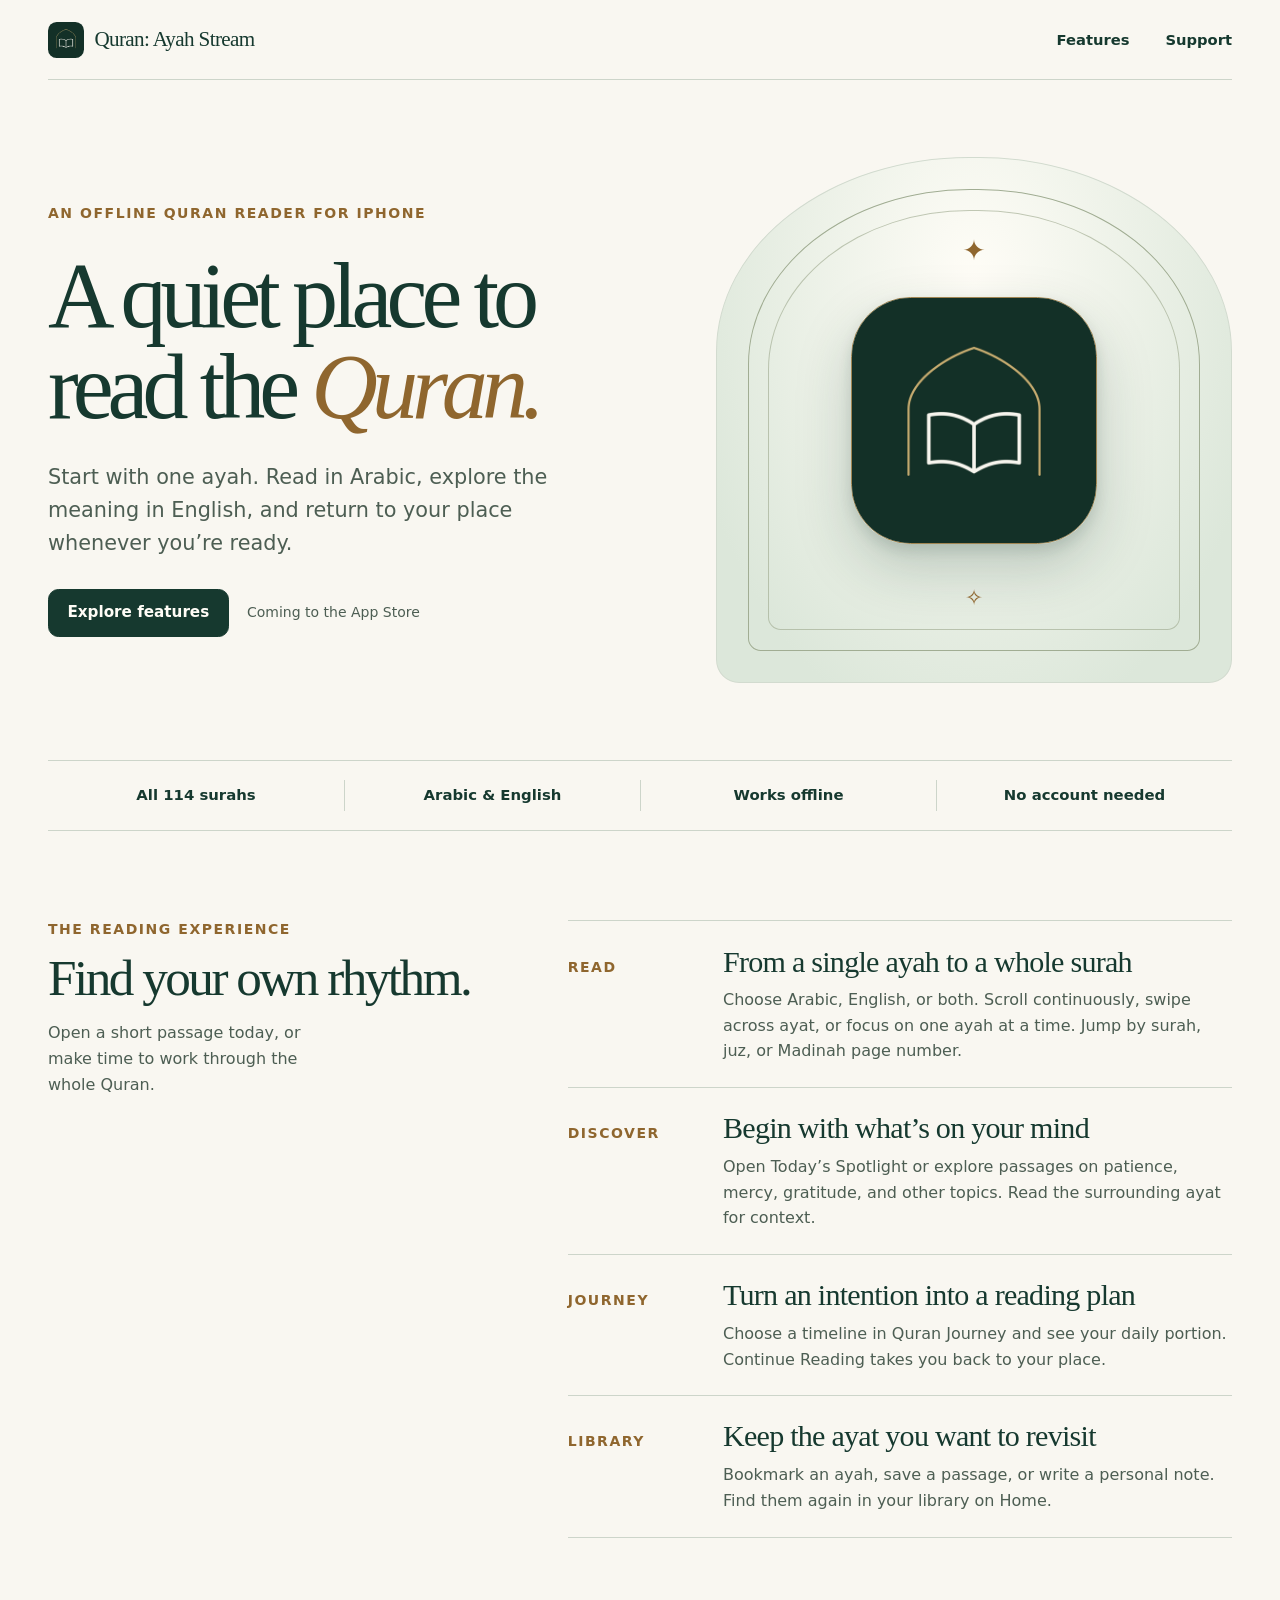
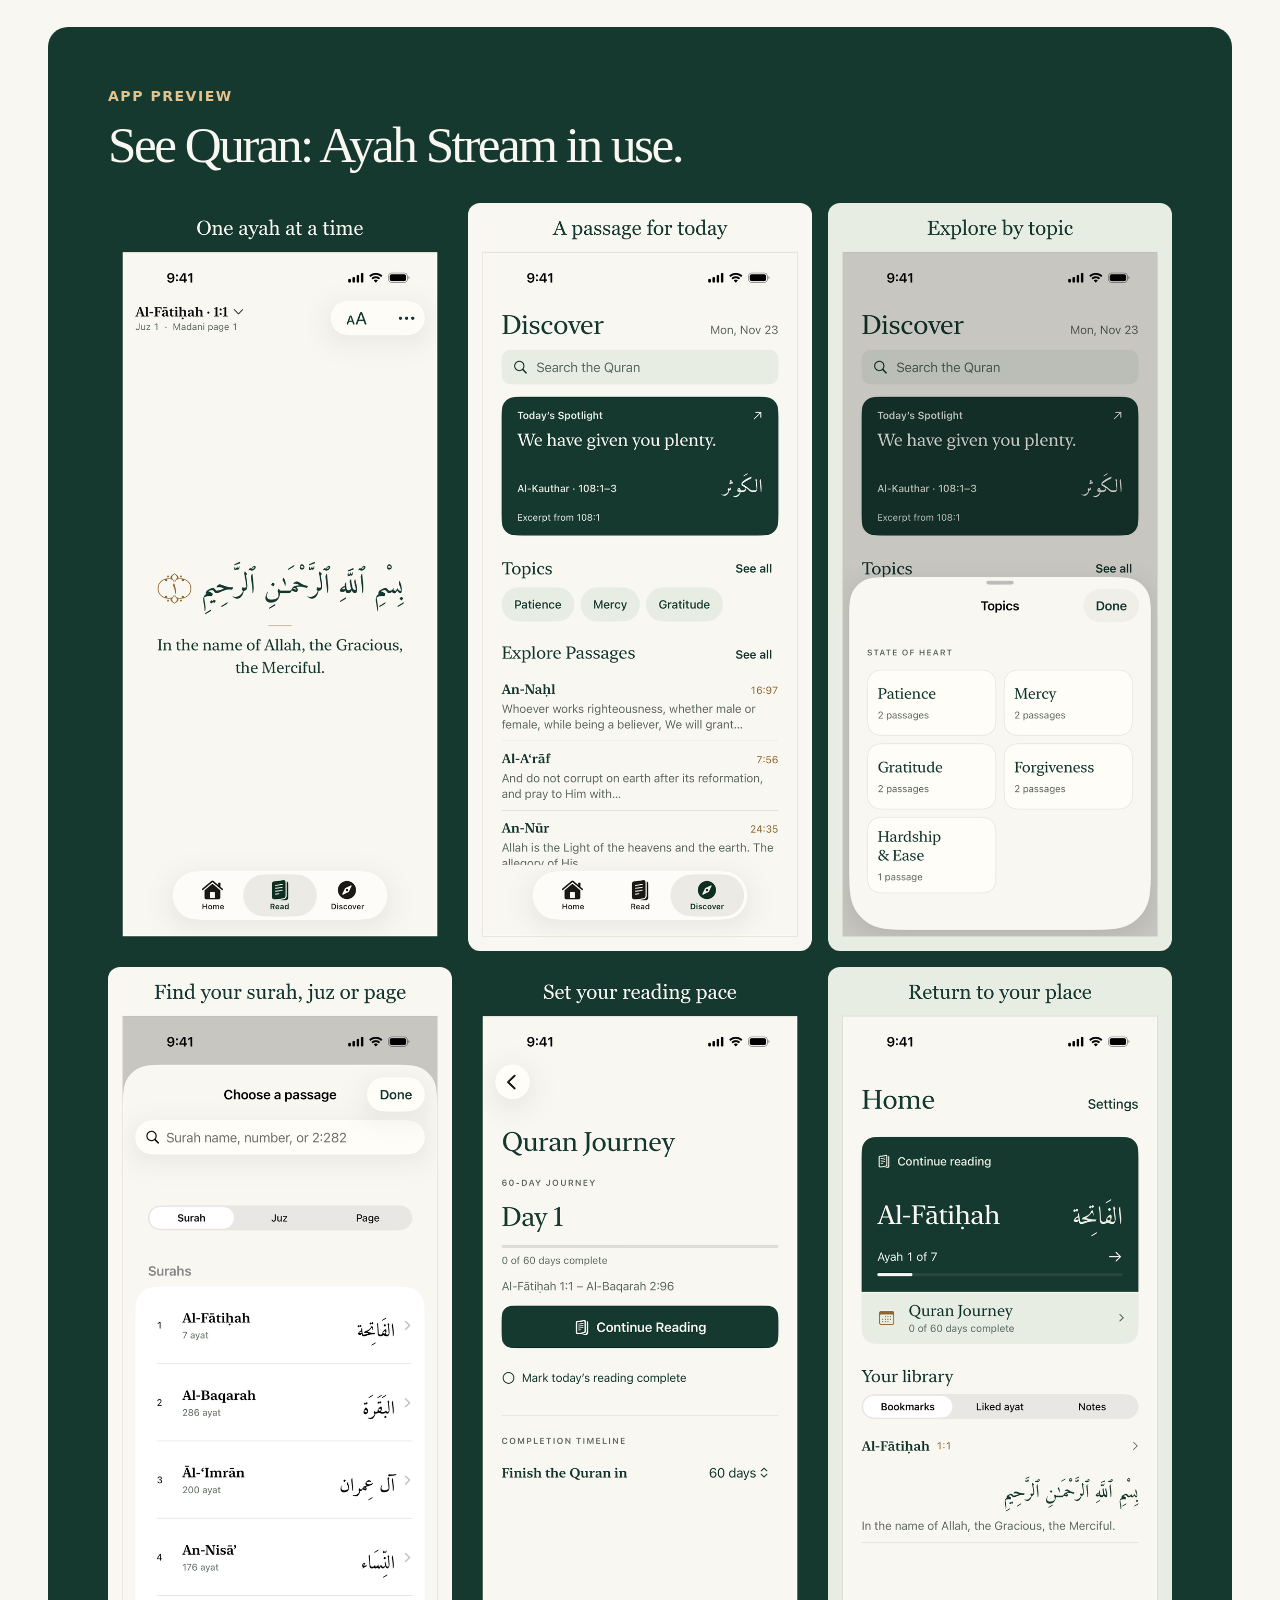
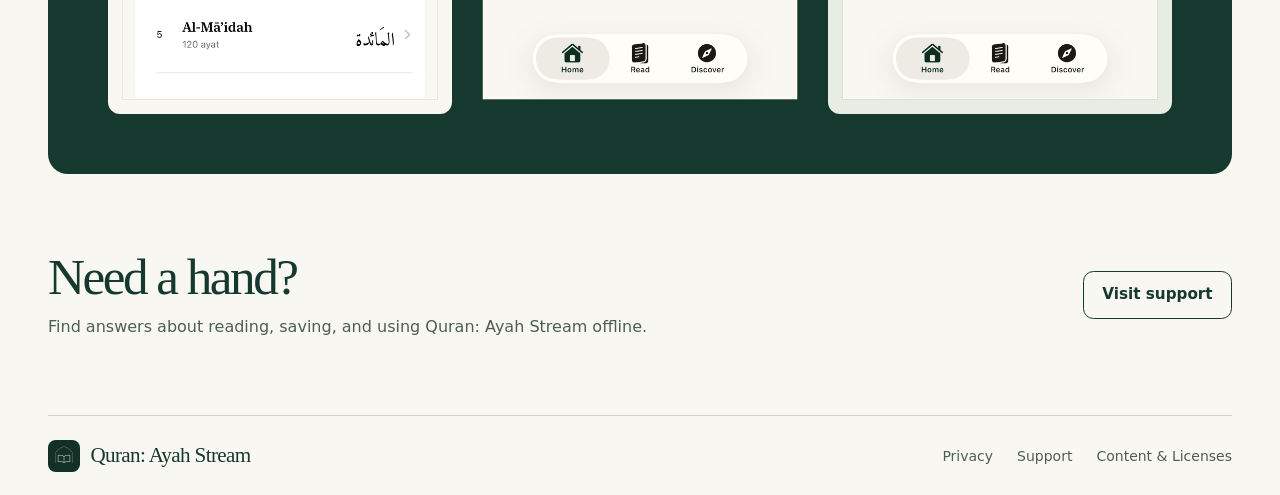
<file: index.html>
<!doctype html>
<html lang="en">
<head>
  <meta charset="utf-8">
  <meta name="viewport" content="width=device-width, initial-scale=1">
  <meta name="description" content="Read the Quran in Arabic and English, discover passages by topic, and build a daily reading rhythm. Offline on iPhone.">
  <meta name="theme-color" content="#f9f7f1">
  <title>Quran: Ayah Stream — A quiet place to read the Quran</title>
  <link rel="icon" href="assets/ayah-stream.png" type="image/png">
  <link rel="stylesheet" href="assets/site.css">
</head>
<body>
  <a class="skip" href="#main">Skip to content</a>
  <header class="wrap masthead">
    <a class="brand" href="./"><img src="assets/ayah-stream.png" width="36" height="36" alt=""> Quran: Ayah Stream</a>
    <nav aria-label="Main">
      <a href="#features">Features</a>
      <a href="support/">Support</a>
    </nav>
  </header>
  <main id="main">
    <section class="wrap hero" aria-labelledby="intro">
      <div class="hero-copy">
        <p class="eyebrow">An offline Quran reader for iPhone</p>
        <h1 id="intro">A quiet place to read the <em>Quran.</em></h1>
        <p class="lede">Start with one ayah. Read in Arabic, explore the meaning in English, and return to your place whenever you’re ready.</p>
        <div class="actions" id="download">
          <a class="button" href="#features">Explore features</a>
          <!-- APP STORE: Replace this status with the real product-page link when it is public. -->
          <span class="release-status">Coming to the App Store</span>
        </div>
      </div>
      <div class="hero-art" aria-hidden="true">
        <span class="orbit orbit-outer"></span><span class="orbit orbit-inner"></span>
        <span class="spark spark-top">✦</span><span class="spark spark-bottom">✧</span>
        <img class="hero-icon" src="assets/ayah-stream.png" width="512" height="512" alt="" fetchpriority="high">
      </div>
    </section>
    <div class="wrap facts" aria-label="At a glance">
      <span>All 114 surahs</span><span>Arabic &amp; English</span><span>Works offline</span><span>No account needed</span>
    </div>
    <section class="wrap section feature-section" id="features" aria-labelledby="feature-heading">
      <div>
        <p class="eyebrow">The reading experience</p>
        <h2 id="feature-heading">Find your own rhythm.</h2>
        <p class="section-intro">Open a short passage today, or make time to work through the whole Quran.</p>
      </div>
      <div class="chapters">
        <article class="chapter">
          <p class="eyebrow">Read</p>
          <div><h3>From a single ayah to a whole surah</h3><p>Choose Arabic, English, or both. Scroll continuously, swipe across ayat, or focus on one ayah at a time. Jump by surah, juz, or Madinah page number.</p></div>
        </article>
        <article class="chapter">
          <p class="eyebrow">Discover</p>
          <div><h3>Begin with what’s on your mind</h3><p>Open Today’s Spotlight or explore passages on patience, mercy, gratitude, and other topics. Read the surrounding ayat for context.</p></div>
        </article>
        <article class="chapter">
          <p class="eyebrow">Journey</p>
          <div><h3>Turn an intention into a reading plan</h3><p>Choose a timeline in Quran Journey and see your daily portion. Continue Reading takes you back to your place.</p></div>
        </article>
        <article class="chapter">
          <p class="eyebrow">Library</p>
          <div><h3>Keep the ayat you want to revisit</h3><p>Bookmark an ayah, save a passage, or write a personal note. Find them again in your library on Home.</p></div>
        </article>
      </div>
    </section>
    <section class="wrap preview" id="preview" aria-labelledby="preview-heading">
      <div>
        <p class="eyebrow">App preview</p>
        <h2 id="preview-heading">See Quran: Ayah Stream in use.</h2>
      </div>
      <div class="screenshots">
        <img src="assets/screens/01-reader.webp" width="660" height="1434" loading="lazy" alt="Al-Fātiḥah in the bilingual reader">
        <img src="assets/screens/02-discover.webp" width="660" height="1434" loading="lazy" alt="Discover with Today’s Spotlight and passage suggestions">
        <img src="assets/screens/03-topics.webp" width="660" height="1434" loading="lazy" alt="Topics sheet with patience, mercy and gratitude">
        <img src="assets/screens/04-navigation.webp" width="660" height="1434" loading="lazy" alt="Passage chooser with Surah, Juz and Page controls">
        <img src="assets/screens/05-journey.webp" width="660" height="1434" loading="lazy" alt="Day one of a 60-day Quran Journey">
        <img src="assets/screens/06-home.webp" width="660" height="1434" loading="lazy" alt="Home with Continue reading and a saved bookmark">
      </div>
    </section>
    <section class="wrap bottom-note" aria-labelledby="help-heading">
      <div><h2 id="help-heading">Need a hand?</h2><p>Find answers about reading, saving, and using Quran: Ayah Stream offline.</p></div>
      <a class="button outline" href="support/">Visit support</a>
    </section>
  </main>
  <footer class="wrap footer">
    <a class="brand" href="./"><img src="assets/ayah-stream.png" width="32" height="32" alt=""> Quran: Ayah Stream</a>
    <nav aria-label="Footer"><a href="privacy/">Privacy</a><a href="support/">Support</a><a href="content-and-licenses/">Content &amp; Licenses</a></nav>
  </footer>
</body>
</html>
</file>
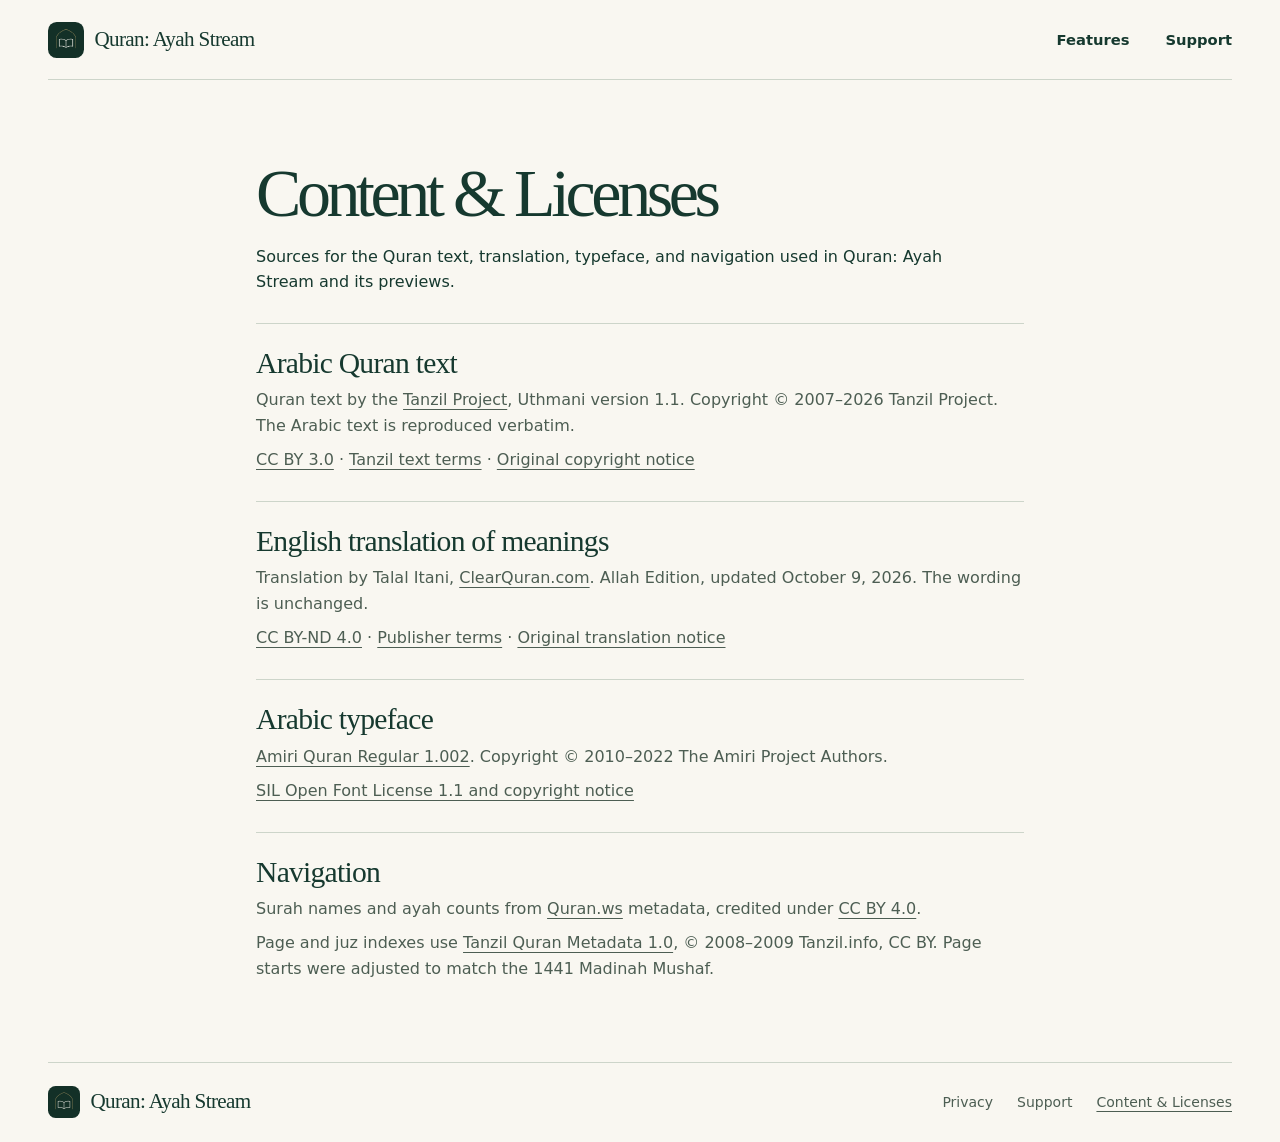
<file: content-and-licenses/index.html>
<!doctype html>
<html lang="en">
<head>
  <meta charset="utf-8">
  <meta name="viewport" content="width=device-width, initial-scale=1">
  <meta name="description" content="Sources and license notices for Quran: Ayah Stream and its app previews.">
  <meta name="theme-color" content="#f9f7f1">
  <title>Content &amp; Licenses — Quran: Ayah Stream</title>
  <link rel="icon" href="../assets/ayah-stream.png" type="image/png">
  <link rel="stylesheet" href="../assets/site.css">
</head>
<body>
  <a class="skip" href="#main">Skip to content</a>
  <header class="wrap masthead">
    <a class="brand" href="../"><img src="../assets/ayah-stream.png" width="36" height="36" alt=""> Quran: Ayah Stream</a>
    <nav aria-label="Main"><a href="../#features">Features</a><a href="../support/">Support</a></nav>
  </header>
  <main id="main" class="wrap inner licenses">
    <h1>Content &amp; Licenses</h1>
    <p>Sources for the Quran text, translation, typeface, and navigation used in Quran: Ayah Stream and its previews.</p>

    <section aria-labelledby="arabic-text">
      <h2 id="arabic-text">Arabic Quran text</h2>
      <p>Quran text by the <a href="https://tanzil.net/">Tanzil Project</a>, Uthmani version 1.1. Copyright © 2007–2026 Tanzil Project. The Arabic text is reproduced verbatim.</p>
      <p><a href="https://creativecommons.org/licenses/by/3.0/">CC BY 3.0</a> · <a href="https://tanzil.net/docs/text_license">Tanzil text terms</a> · <a href="tanzil-notice.txt">Original copyright notice</a></p>
    </section>

    <section aria-labelledby="translation">
      <h2 id="translation">English translation of meanings</h2>
      <p>Translation by Talal Itani, <a href="https://clearquran.com/">ClearQuran.com</a>. Allah Edition, updated October 9, 2026. The wording is unchanged.</p>
      <p><a href="https://creativecommons.org/licenses/by-nd/4.0/">CC BY-ND 4.0</a> · <a href="https://clearquran.com/download/">Publisher terms</a> · <a href="clearquran-notice.txt">Original translation notice</a></p>
    </section>

    <section aria-labelledby="typeface">
      <h2 id="typeface">Arabic typeface</h2>
      <p><a href="https://github.com/aliftype/amiri/releases/tag/1.002">Amiri Quran Regular 1.002</a>. Copyright © 2010–2022 The Amiri Project Authors.</p>
      <p><a href="amiri-ofl.txt">SIL Open Font License 1.1 and copyright notice</a></p>
    </section>

    <section aria-labelledby="navigation">
      <h2 id="navigation">Navigation</h2>
      <p>Surah names and ayah counts from <a href="https://github.com/quran-ws/quran-text">Quran.ws</a> metadata, credited under <a href="https://creativecommons.org/licenses/by/4.0/">CC BY 4.0</a>.</p>
      <p>Page and juz indexes use <a href="https://tanzil.net/docs/quran_metadata">Tanzil Quran Metadata 1.0</a>, © 2008–2009 Tanzil.info, CC BY. Page starts were adjusted to match the 1441 Madinah Mushaf.</p>
    </section>
  </main>
  <footer class="wrap footer">
    <a class="brand" href="../"><img src="../assets/ayah-stream.png" width="32" height="32" alt=""> Quran: Ayah Stream</a>
    <nav aria-label="Footer"><a href="../privacy/">Privacy</a><a href="../support/">Support</a><a href="./" aria-current="page">Content &amp; Licenses</a></nav>
  </footer>
</body>
</html>
</file>
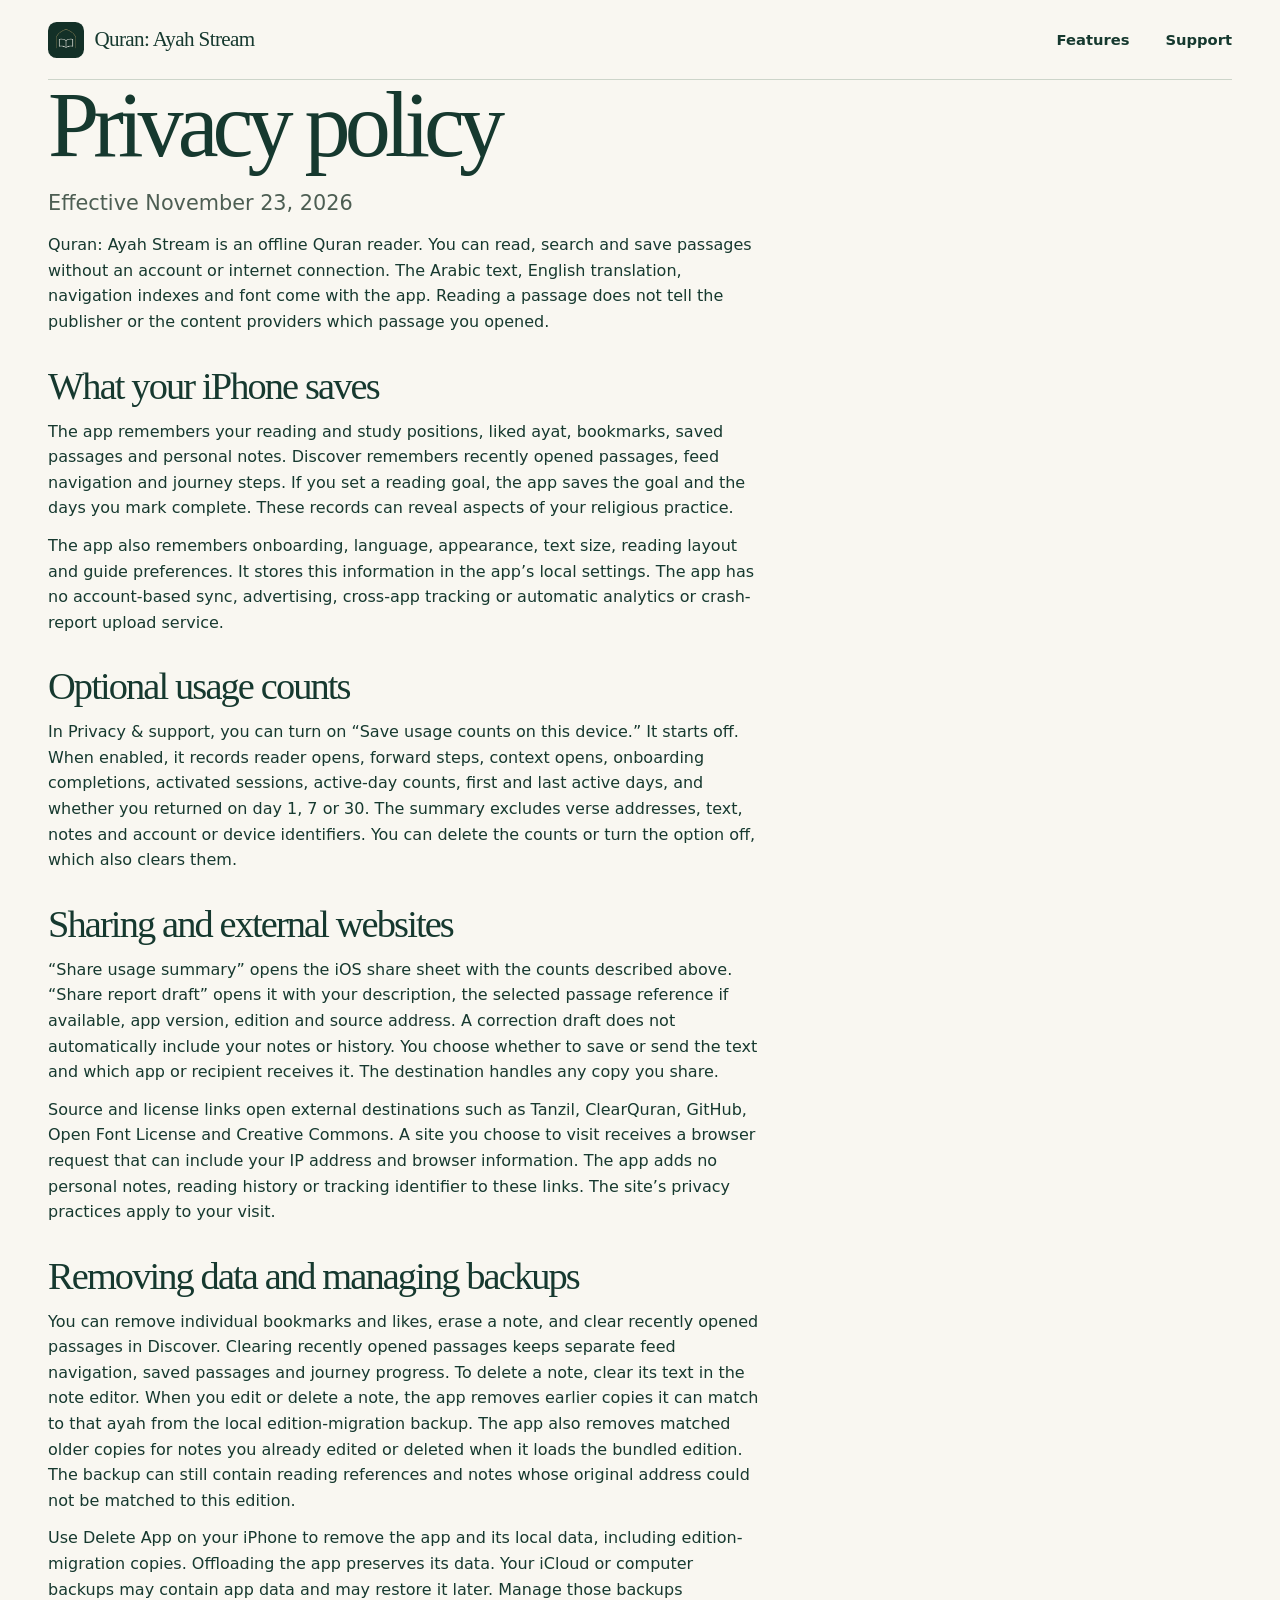
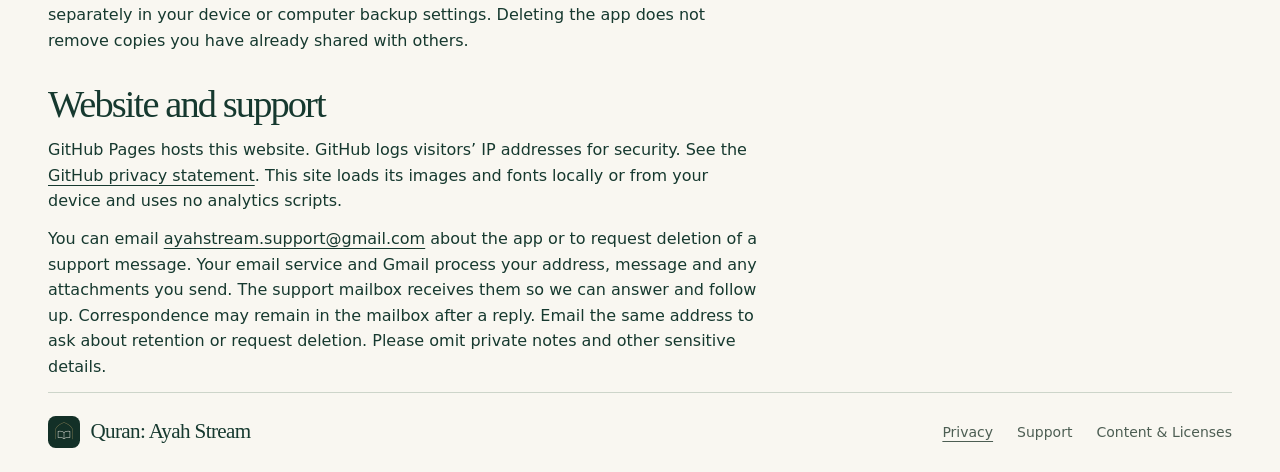
<file: privacy/index.html>
<!doctype html>
<html lang="en">
<head>
  <meta charset="utf-8">
  <meta name="viewport" content="width=device-width, initial-scale=1">
  <meta name="theme-color" content="#f9f7f1">
  <title>Privacy Policy — Quran: Ayah Stream</title>
  <link rel="icon" href="../assets/ayah-stream.png" type="image/png">
  <link rel="stylesheet" href="../assets/site.css">
</head>
<body>
  <a class="skip" href="#main">Skip to content</a>
  <header class="wrap masthead">
    <a class="brand" href="../"><img src="../assets/ayah-stream.png" width="36" height="36" alt=""> Quran: Ayah Stream</a>
    <nav aria-label="Main"><a href="../#features">Features</a><a href="../support/">Support</a></nav>
  </header>
  <main id="main" class="wrap inner">

<h1>Privacy policy</h1><p class="lede">Effective November 23, 2026</p>
<p>Quran: Ayah Stream is an offline Quran reader. You can read, search and save passages without an account or internet connection. The Arabic text, English translation, navigation indexes and font come with the app. Reading a passage does not tell the publisher or the content providers which passage you opened.</p>
<h2>What your iPhone saves</h2>
<p>The app remembers your reading and study positions, liked ayat, bookmarks, saved passages and personal notes. Discover remembers recently opened passages, feed navigation and journey steps. If you set a reading goal, the app saves the goal and the days you mark complete. These records can reveal aspects of your religious practice.</p>
<p>The app also remembers onboarding, language, appearance, text size, reading layout and guide preferences. It stores this information in the app’s local settings. The app has no account-based sync, advertising, cross-app tracking or automatic analytics or crash-report upload service.</p>
<h2>Optional usage counts</h2>
<p>In Privacy &amp; support, you can turn on “Save usage counts on this device.” It starts off. When enabled, it records reader opens, forward steps, context opens, onboarding completions, activated sessions, active-day counts, first and last active days, and whether you returned on day 1, 7 or 30. The summary excludes verse addresses, text, notes and account or device identifiers. You can delete the counts or turn the option off, which also clears them.</p>
<h2>Sharing and external websites</h2>
<p>“Share usage summary” opens the iOS share sheet with the counts described above. “Share report draft” opens it with your description, the selected passage reference if available, app version, edition and source address. A correction draft does not automatically include your notes or history. You choose whether to save or send the text and which app or recipient receives it. The destination handles any copy you share.</p>
<p>Source and license links open external destinations such as Tanzil, ClearQuran, GitHub, Open Font License and Creative Commons. A site you choose to visit receives a browser request that can include your IP address and browser information. The app adds no personal notes, reading history or tracking identifier to these links. The site’s privacy practices apply to your visit.</p>
<h2>Removing data and managing backups</h2>
<p>You can remove individual bookmarks and likes, erase a note, and clear recently opened passages in Discover. Clearing recently opened passages keeps separate feed navigation, saved passages and journey progress. To delete a note, clear its text in the note editor. When you edit or delete a note, the app removes earlier copies it can match to that ayah from the local edition-migration backup. The app also removes matched older copies for notes you already edited or deleted when it loads the bundled edition. The backup can still contain reading references and notes whose original address could not be matched to this edition.</p>
<p>Use Delete App on your iPhone to remove the app and its local data, including edition-migration copies. Offloading the app preserves its data. Your iCloud or computer backups may contain app data and may restore it later. Manage those backups separately in your device or computer backup settings. Deleting the app does not remove copies you have already shared with others.</p>
<h2>Website and support</h2><p>GitHub Pages hosts this website. GitHub logs visitors’ IP addresses for security. See the <a href="https://docs.github.com/en/site-policy/privacy-policies/github-general-privacy-statement">GitHub privacy statement</a>. This site loads its images and fonts locally or from your device and uses no analytics scripts.</p>
<p>You can email <a href="mailto:ayahstream.support@gmail.com">ayahstream.support@gmail.com</a> about the app or to request deletion of a support message. Your email service and Gmail process your address, message and any attachments you send. The support mailbox receives them so we can answer and follow up. Correspondence may remain in the mailbox after a reply. Email the same address to ask about retention or request deletion. Please omit private notes and other sensitive details.</p>
  </main>
  <footer class="wrap footer">
    <a class="brand" href="../"><img src="../assets/ayah-stream.png" width="32" height="32" alt=""> Quran: Ayah Stream</a>
    <nav aria-label="Footer"><a href="./" aria-current="page">Privacy</a><a href="../support/">Support</a><a href="../content-and-licenses/">Content &amp; Licenses</a></nav>
  </footer>
</body>
</html>
</file>
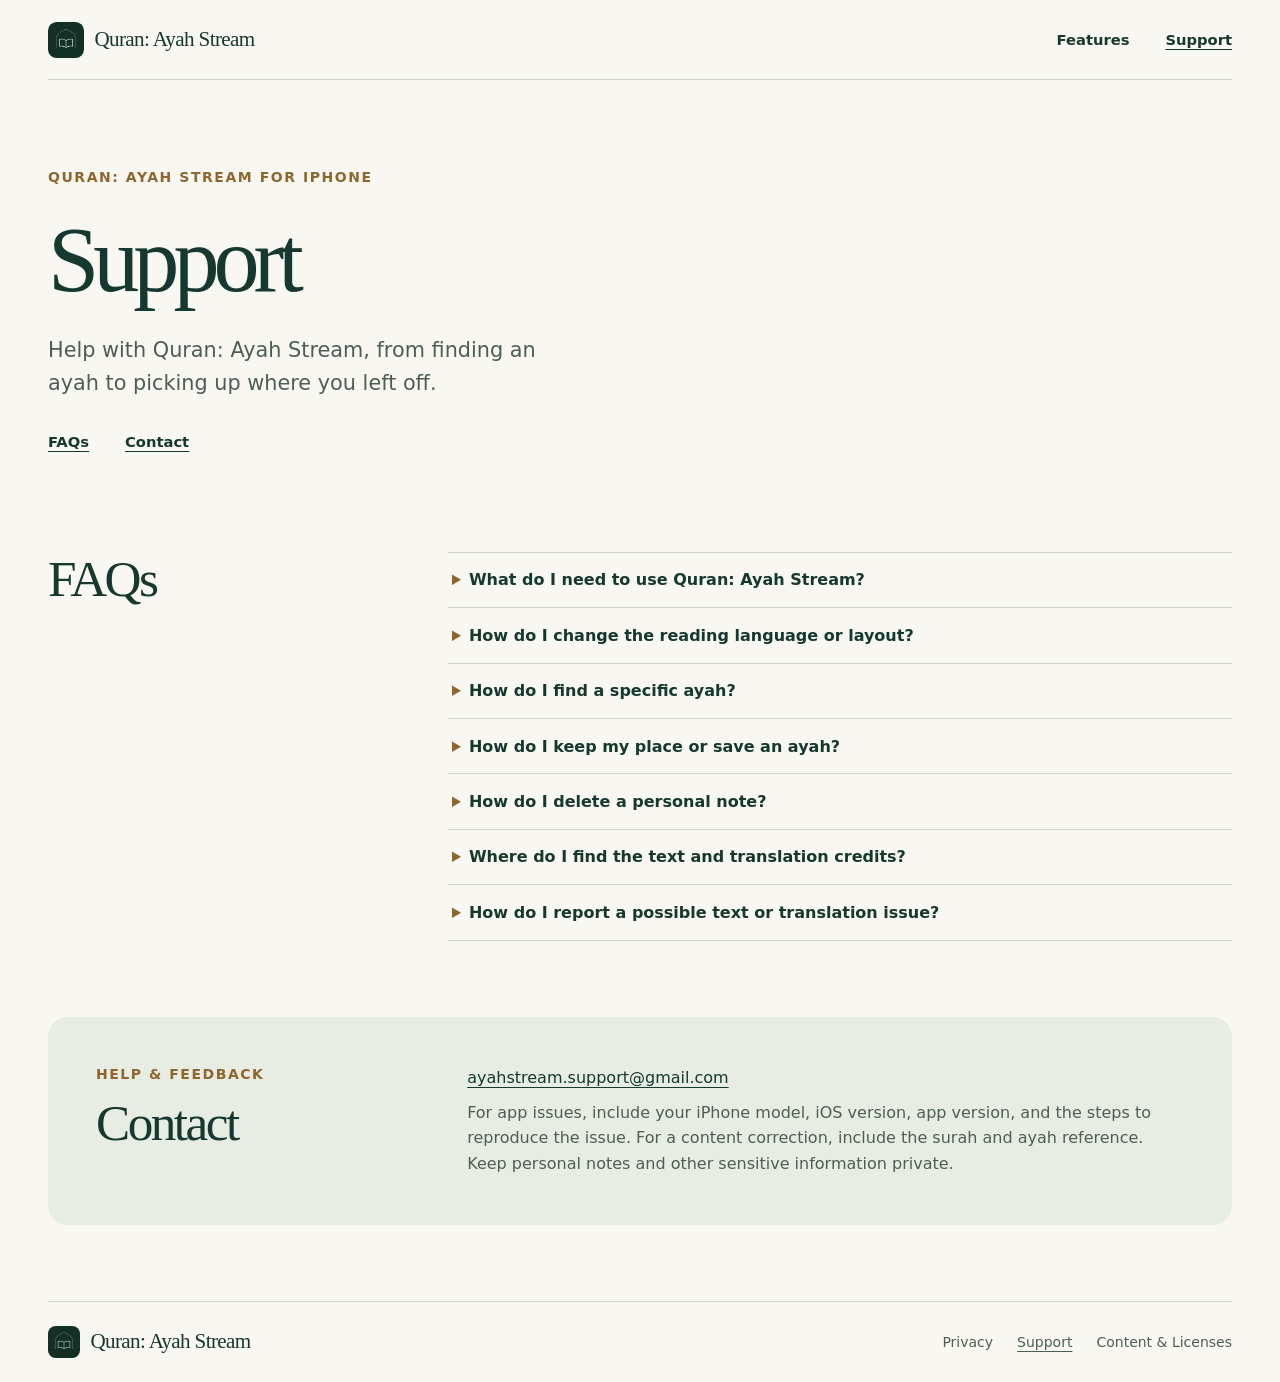
<file: support/index.html>
<!doctype html>
<html lang="en">
<head>
  <meta charset="utf-8">
  <meta name="viewport" content="width=device-width, initial-scale=1">
  <meta name="description" content="Help with reading, navigation, offline use, and your library in Quran: Ayah Stream for iPhone.">
  <meta name="theme-color" content="#f9f7f1">
  <title>Support — Quran: Ayah Stream</title>
  <link rel="icon" href="../assets/ayah-stream.png" type="image/png">
  <link rel="stylesheet" href="../assets/site.css">
</head>
<body>
  <a class="skip" href="#main">Skip to content</a>
  <header class="wrap masthead">
    <a class="brand" href="../"><img src="../assets/ayah-stream.png" width="36" height="36" alt=""> Quran: Ayah Stream</a>
    <nav aria-label="Main"><a href="../#features">Features</a><a href="./" aria-current="page">Support</a></nav>
  </header>
  <main id="main" class="wrap inner">
    <header class="inner-hero">
      <p class="eyebrow">Quran: Ayah Stream for iPhone</p>
      <h1>Support</h1>
      <p class="lede">Help with Quran: Ayah Stream, from finding an ayah to picking up where you left off.</p>
      <nav class="jump-links" aria-label="On this page"><a href="#faq">FAQs</a><a href="#contact">Contact</a></nav>
    </header>
    <section class="faq-layout" id="faq" aria-labelledby="faq-heading">
      <h2 id="faq-heading">FAQs</h2>
      <div class="faq-list">
        <details>
          <summary>What do I need to use Quran: Ayah Stream?</summary>
          <p>Quran: Ayah Stream is designed for iPhone with iOS 18 or later. Once installed, you can read and browse the bundled Quran offline without an account. External links need an internet connection.</p>
        </details>
        <details>
          <summary>How do I change the reading language or layout?</summary>
          <p>Go to Home, then Settings. Under Read, choose Arabic, English, or Arabic + English and select a reading layout. You can also adjust the Arabic text size and app appearance in Settings.</p>
        </details>
        <details>
          <summary>How do I find a specific ayah?</summary>
          <p>In Read, tap the current reference at the top to jump by surah, juz, or page number. You can also search from Discover using a reference such as 2:255.</p>
        </details>
        <details>
          <summary>How do I keep my place or save an ayah?</summary>
          <p>Open Home and choose Continue reading to return to the saved position. Use the ayah actions to bookmark, like, or add a personal note. Find these items in Your library on Home. Your place and library are stored on your device.</p>
        </details>
        <details>
          <summary>How do I delete a personal note?</summary>
          <p>Open the note from Home → Your library, then clear its text. Changes save as you type. The app also removes older local migration copies it can match to that ayah. Delete App removes all app data stored on that iPhone. Offload App keeps it. Device backups and copies you shared are managed separately. See the <a href="../privacy/">privacy policy</a> for details.</p>
        </details>
        <details>
          <summary>Where do I find the text and translation credits?</summary>
          <p>On Home, open Settings, then Sources &amp; Licenses. The page lists the Arabic text, English translation, font, and navigation sources.</p>
        </details>
        <details>
          <summary>How do I report a possible text or translation issue?</summary>
          <p>Go to Home, then Settings, then Privacy &amp; support. Choose Prepare a content issue report, describe what you noticed, then tap Share report draft to choose where to send it. Include the surah and ayah reference. The app sends the report only through a sharing action you choose.</p>
        </details>
      </div>
    </section>
    <section class="contact" id="contact" aria-labelledby="contact-heading">
      <div><p class="eyebrow">Help &amp; feedback</p><h2 id="contact-heading">Contact</h2></div>
      <div>
        <p><a href="mailto:ayahstream.support@gmail.com">ayahstream.support@gmail.com</a></p>
        <p>For app issues, include your iPhone model, iOS version, app version, and the steps to reproduce the issue. For a content correction, include the surah and ayah reference. Keep personal notes and other sensitive information private.</p>
      </div>
    </section>
  </main>
  <footer class="wrap footer">
    <a class="brand" href="../"><img src="../assets/ayah-stream.png" width="32" height="32" alt=""> Quran: Ayah Stream</a>
    <nav aria-label="Footer"><a href="../privacy/">Privacy</a><a href="./" aria-current="page">Support</a><a href="../content-and-licenses/">Content &amp; Licenses</a></nav>
  </footer>
</body>
</html>
</file>
<file: assets/site.css>
:root {
  color-scheme: light;
  --paper: #f9f7f1;
  --card: #fffdf7;
  --ink: #16392f;
  --muted: #4d5e53;
  --gold: #8f662e;
  --sage: #e8ede3;
  --line: #cdd5ca;
  --serif: ui-serif, "New York", Georgia, serif;
  --sans: system-ui, -apple-system, BlinkMacSystemFont, sans-serif;
}
*, *::before, *::after { box-sizing: border-box; }
body { margin: 0; background: var(--paper); color: var(--ink); font: 1rem/1.6 var(--sans); }
img { max-width: 100%; height: auto; display: block; }
a { color: inherit; text-underline-offset: .28em; }
a:hover { text-decoration: underline; }
:focus-visible { outline: 2px solid var(--gold); outline-offset: 4px; }
h1, h2, h3, p { margin: 0; }
h1, h2, h3, .brand { font-family: var(--serif); font-weight: 400; }
h1 { font-size: clamp(3rem, 7.2vw, 6.7rem); letter-spacing: -.065em; line-height: .99; }
h2 { font-size: clamp(2.15rem, 4vw, 3.85rem); letter-spacing: -.049em; line-height: 1.04; }
h3 { font-size: clamp(1.4rem, 2.35vw, 2.1rem); letter-spacing: -.025em; line-height: 1.18; }
p { overflow-wrap: break-word; }
.wrap { width: min(100% - 3rem, 74rem); margin-inline: auto; }
.skip { position: fixed; top: 1rem; left: 1rem; z-index: 10; padding: .5rem 1rem; background: var(--card); transform: translateY(-200%); }
.skip:focus { transform: none; }
.masthead, .footer { display: flex; justify-content: space-between; align-items: center; flex-wrap: wrap; gap: .25rem 1.5rem; padding-block: 1.1rem; }
.masthead { border-bottom: 1px solid var(--line); }
.brand { display: inline-flex; align-items: center; gap: .65rem; min-height: 44px; font-size: 1.32rem; letter-spacing: -.03em; text-decoration: none; }
.brand img { border-radius: 24%; }
.masthead nav, .footer nav, .jump-links { display: flex; flex-wrap: wrap; gap: 0 clamp(1rem, 3vw, 2.25rem); }
nav a { display: inline-flex; align-items: center; min-height: 44px; font-size: .92rem; font-weight: 600; text-decoration: none; }
nav a[aria-current] { text-decoration: underline; }
.hero { display: grid; grid-template-columns: 1.17fr 1fr; align-items: center; gap: clamp(1.5rem, 5vw, 5rem); padding-block: clamp(2.75rem, 6vw, 5.5rem); }
.eyebrow { color: var(--gold); font-size: .875rem; font-weight: 650; letter-spacing: .11em; line-height: 1.4; text-transform: uppercase; }
.hero h1, .inner-hero h1 { margin-block: .3em; }
.hero h1 em { color: var(--gold); font-weight: inherit; }
.lede { max-width: 39ch; color: var(--muted); font-size: clamp(1.08rem, 1.65vw, 1.3rem); line-height: 1.58; }
.actions { display: flex; flex-wrap: wrap; align-items: center; gap: .85rem 1.15rem; margin-top: 1.8rem; }
.button { display: inline-flex; align-items: center; justify-content: center; min-height: 48px; padding: .65rem 1.15rem; border: 1px solid var(--ink); border-radius: .65rem; background: var(--ink); color: var(--card); text-align: center; font-size: .95rem; font-weight: 650; text-decoration: none; }
.button:hover { background: #225142; }
.button.outline { background: transparent; color: var(--ink); }
.button.outline:hover { background: var(--sage); }
.release-status { color: var(--muted); font-size: .875rem; }
.hero-art { position: relative; isolation: isolate; display: grid; place-items: center; width: 100%; aspect-ratio: 1 / 1.02; overflow: hidden; border: 1px solid #d2dbcf; border-radius: 49% 49% 1.45rem 1.45rem / 37% 37% 1.45rem 1.45rem; background: radial-gradient(ellipse at 50% 24%, var(--card), #dce7da 82%); }
.orbit { position: absolute; z-index: -1; border: 1px solid #a1ad93; border-radius: 49% 49% .8rem .8rem / 38% 38% .8rem .8rem; }
.orbit-outer { inset: 6%; }
.orbit-inner { inset: 10%; opacity: .65; }
.hero-icon { width: 48%; border: 1px solid #a08552; border-radius: 24%; box-shadow: 0 1.5rem 3.5rem #16392f38, 0 .4rem .8rem #16392f21; }
.spark { position: absolute; color: var(--gold); line-height: 1; }
.spark-top { top: 15%; font-size: 1.75rem; }
.spark-bottom { bottom: 14%; font-size: 1.35rem; }
.facts { display: grid; grid-template-columns: repeat(4, 1fr); padding-block: 1.15rem; border-block: 1px solid var(--line); }
.facts span { padding: .25rem .6rem; text-align: center; font-size: .93rem; font-weight: 650; }
.facts span + span { border-left: 1px solid var(--line); }
.section { padding-block: clamp(3.3rem, 7vw, 6.75rem); }
.feature-section { display: grid; grid-template-columns: .8fr 1.2fr; gap: clamp(1.75rem, 6vw, 6rem); }
.feature-section h2, .preview h2, .contact h2 { margin-top: .22em; }
.section-intro { max-width: 28ch; margin-top: 1rem; color: var(--muted); }
.chapter { display: grid; grid-template-columns: minmax(5.25rem, .28fr) 1fr; align-items: baseline; gap: .8rem; padding-block: 1.45rem; border-top: 1px solid var(--line); }
.chapter:last-child { border-bottom: 1px solid var(--line); }
.chapter p:not(.eyebrow) { margin-top: .45rem; color: var(--muted); }
.preview { display: grid; grid-template-columns: .8fr 1.2fr; gap: 1.8rem; align-items: center; padding: clamp(1.5rem, 5vw, 3.75rem); border-radius: 1.25rem; background: var(--ink); color: var(--paper); }
.preview .eyebrow { color: #e3c48e; }
.preview-pending { display: grid; justify-items: center; align-content: center; gap: .6rem; min-height: 10rem; padding: 1.15rem; border: 1px dashed #9cb5a5; border-radius: .85rem; text-align: center; }
.preview-mark { color: #e3c48e; }
.screenshots { display: grid; grid-template-columns: repeat(auto-fit, minmax(min(100%, 8rem), 1fr)); gap: 1rem; }
.screenshots img { border-radius: .75rem; }
.bottom-note { display: flex; align-items: center; justify-content: space-between; flex-wrap: wrap; gap: 1.1rem; padding-block: clamp(2.75rem, 6vw, 4.75rem); }
.bottom-note p { margin-top: .65rem; color: var(--muted); }
.footer { border-top: 1px solid var(--line); }
.inner { min-height: 65vh; }
.inner-hero { padding-block: clamp(2.6rem, 7vw, 5.5rem); }
.inner-hero .button, .jump-links { margin-top: 1.25rem; }
.jump-links a { text-decoration: underline; }
.faq-layout, .contact { display: grid; grid-template-columns: .6fr 1.4fr; gap: clamp(1rem, 5vw, 4rem); }
.faq-list { border-top: 1px solid var(--line); }
details { border-bottom: 1px solid var(--line); }
summary { min-height: 48px; padding: .9rem .25rem; cursor: pointer; font-weight: 650; }
summary::marker { color: var(--gold); }
details p { padding: 0 .25rem 1rem 1.2rem; color: var(--muted); }
.contact { margin-block: clamp(2.75rem, 6vw, 5rem); padding: clamp(1.35rem, 5vw, 3rem); border-radius: 1.25rem; background: var(--sage); }
.contact-status { font-weight: 650; }
.contact p + p { margin-top: .55rem; color: var(--muted); }
@media (max-width: 52rem) {
  .hero { gap: 1.5rem; }
  .feature-section { grid-template-columns: 1fr; }
}
@media (max-width: 40rem) {
  .wrap { width: calc(100% - 2rem); }
  .hero, .preview, .faq-layout, .contact { grid-template-columns: 1fr; }
  .hero { gap: 2rem; }
  .hero-art { max-width: 24rem; justify-self: center; }
  .facts { grid-template-columns: 1fr 1fr; gap: .45rem 0; }
  .facts span:nth-child(3) { border-left: 0; }
  .chapter { grid-template-columns: 1fr; gap: .45rem; }
}

.preview { display: block; }
.screenshots { margin-block-start: 2rem; grid-template-columns: repeat(3, minmax(0,1fr)); }
.screenshots img { width: 100%; height: auto; }
@media(max-width: 40rem) { .screenshots { grid-template-columns: repeat(2,minmax(0,1fr)); gap: .6rem; } }
.inner > h1 { margin-block-end: 1rem; }
.inner > h2 { font-size: clamp(1.6rem, 4vw, 2.4rem); margin-block: 2rem .6rem; }
.inner > p { max-width: 70ch; margin-block: .75rem; }

.footer nav { column-gap: clamp(1rem, 2vw, 1.5rem); }
.footer nav a { color: var(--muted); font-size: .875rem; font-weight: 500; }
.licenses { max-width: 48rem; padding-block: clamp(2.75rem, 7vw, 5rem); }
.licenses h1 { font-size: clamp(2.6rem, 6vw, 4.25rem); }
.licenses h2 { font-size: clamp(1.4rem, 3vw, 1.85rem); letter-spacing: -.025em; }
.licenses section { margin-top: 1.75rem; padding-top: 1.5rem; border-top: 1px solid var(--line); }
.licenses section p { margin-top: .55rem; color: var(--muted); }
</file>
